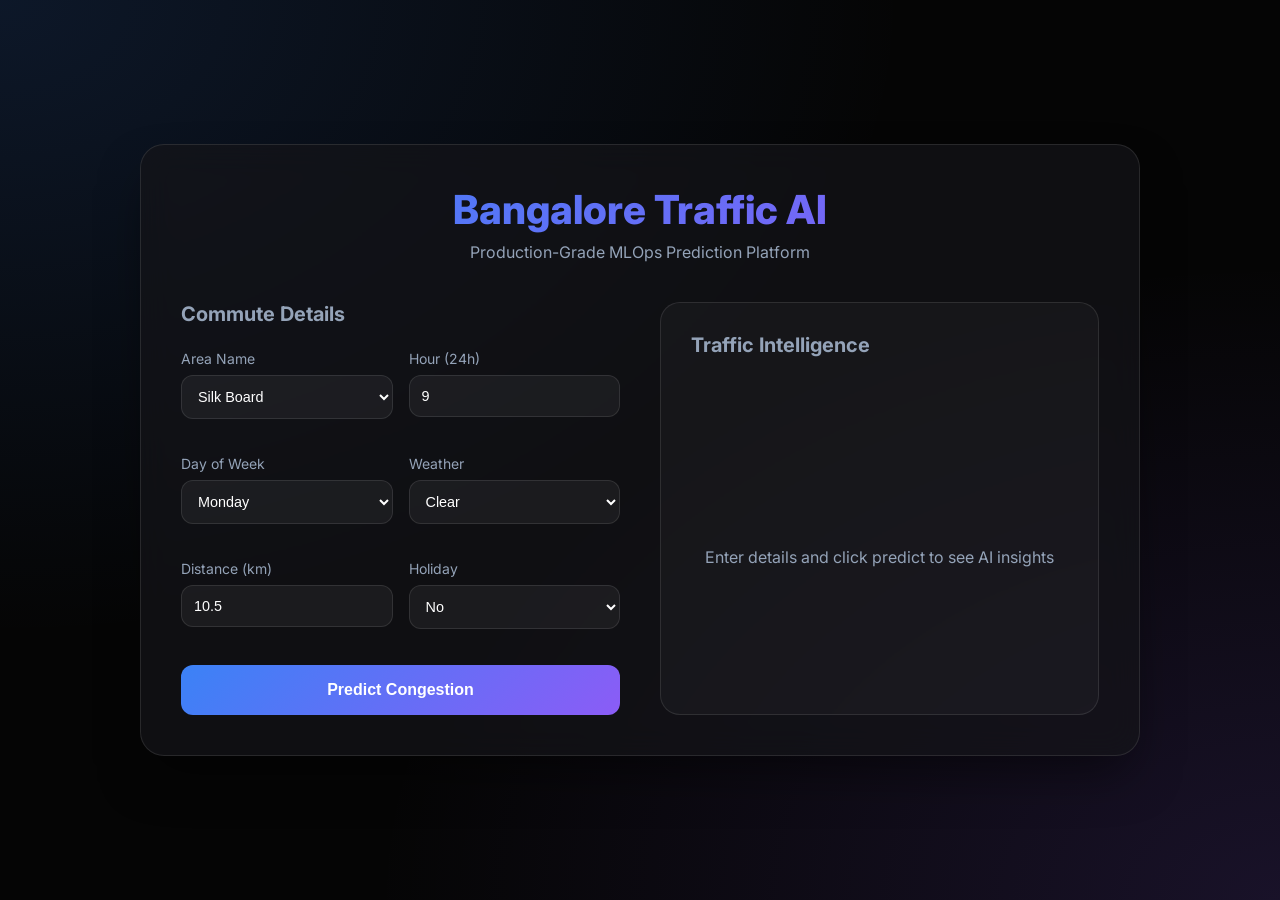
<file: templates/index.html>
<!DOCTYPE html>
<html lang="en">
<head>
    <meta charset="UTF-8">
    <meta name="viewport" content="width=device-width, initial-scale=1.0">
    <title>BLR Traffic AI | MLOps Prediction Platform</title>
    <link rel="stylesheet" href="/static/style.css">
    <link href="https://fonts.googleapis.com/css2?family=Inter:wght@400;600;700;800&display=swap" rel="stylesheet">
</head>
<body>
    <div class="dashboard">
        <header>
            <h1>Bangalore Traffic AI</h1>
            <p>Production-Grade MLOps Prediction Platform</p>
        </header>
        
        <div class="main-content">
            <div class="form-section">
                <h2>Commute Details</h2>
                <form id="prediction-form">
                    <div class="input-grid">
                        <div class="input-group">
                            <label>Area Name</label>
                            <select name="area_name" required>
                                <option value="Silk Board">Silk Board</option>
                                <option value="Whitefield">Whitefield</option>
                                <option value="Electronic City">Electronic City</option>
                                <option value="Koramangala">Koramangala</option>
                                <option value="Hebbal">Hebbal</option>
                                <option value="Outer Ring Road">Outer Ring Road</option>
                            </select>
                        </div>
                        <div class="input-group">
                            <label>Hour (24h)</label>
                            <input type="number" name="hour" min="0" max="23" value="9" required>
                        </div>
                        <div class="input-group">
                            <label>Day of Week</label>
                            <select name="day_of_week" required>
                                <option value="Monday">Monday</option>
                                <option value="Tuesday">Tuesday</option>
                                <option value="Wednesday">Wednesday</option>
                                <option value="Thursday">Thursday</option>
                                <option value="Friday">Friday</option>
                                <option value="Saturday">Saturday</option>
                                <option value="Sunday">Sunday</option>
                            </select>
                        </div>
                        <div class="input-group">
                            <label>Weather</label>
                            <select name="weather" required>
                                <option value="Clear">Clear</option>
                                <option value="Rainy">Rainy</option>
                                <option value="Thunderstorm">Thunderstorm</option>
                                <option value="Fog">Fog</option>
                            </select>
                        </div>
                        <div class="input-group">
                            <label>Distance (km)</label>
                            <input type="number" name="route_distance" step="0.1" value="10.5" required>
                        </div>
                        <div class="input-group">
                            <label>Holiday</label>
                            <select name="holiday" required>
                                <option value="0">No</option>
                                <option value="1">Yes</option>
                            </select>
                        </div>
                        
                        <!-- Hidden defaults for simplified demo -->
                        <input type="hidden" name="rainfall" value="0.0">
                        <input type="hidden" name="road_type" value="Main Road">
                        <input type="hidden" name="event_nearby" value="0">
                        <input type="hidden" name="accident_reported" value="0">
                        <input type="hidden" name="traffic_volume" value="1200">

                        <button type="submit" class="btn-predict">
                            <span id="btn-text">Predict Congestion</span>
                            <div id="loader" class="loader"></div>
                        </button>
                    </div>
                </form>
            </div>
            
            <div class="result-section">
                <h2>Traffic Intelligence</h2>
                <div id="result-placeholder" class="result-placeholder">
                    <p>Enter details and click predict to see AI insights</p>
                </div>
                
                <div id="result-display" class="result-display">
                    <div class="metric-card">
                        <h4>Predicted Congestion</h4>
                        <p id="res-level">—</p>
                        <span id="res-badge" class="badge"></span>
                    </div>
                    
                    <div class="metric-card" style="border-left-color: var(--accent-purple);">
                        <h4>Estimated Travel Time</h4>
                        <p id="res-time">—</p>
                    </div>
                    
                    <div class="metric-card" style="border-left-color: #10b981;">
                        <h4>AI Recommendation</h4>
                        <p id="res-suggestion" style="font-size: 1rem; color: #10b981;">—</p>
                    </div>

                    <div style="margin-top: 20px; font-size: 0.75rem; color: var(--text-secondary); text-align: center;">
                        Model Confidence: <span id="res-conf">0%</span> | Latency: <span id="res-lat">0ms</span>
                    </div>
                </div>
            </div>
        </div>
    </div>
    <script src="/static/script.js"></script>
</body>
</html>
</file>
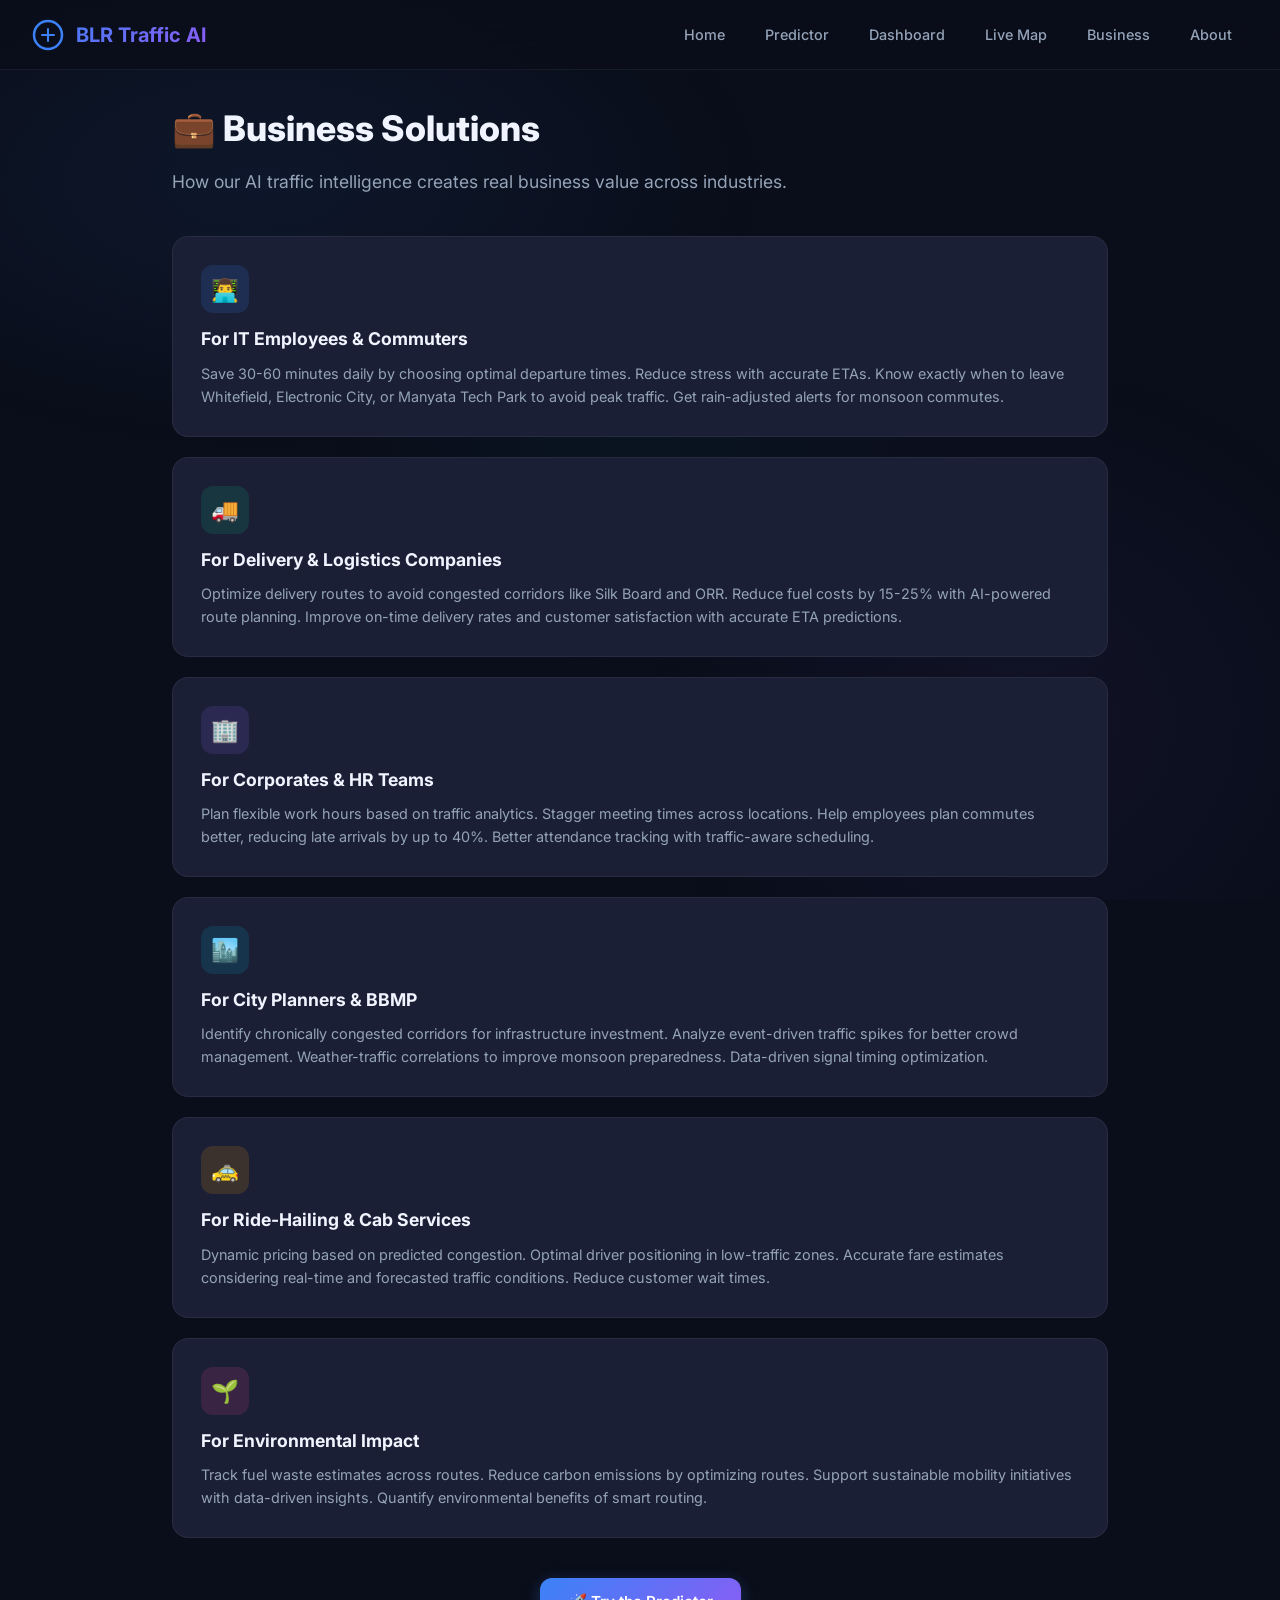
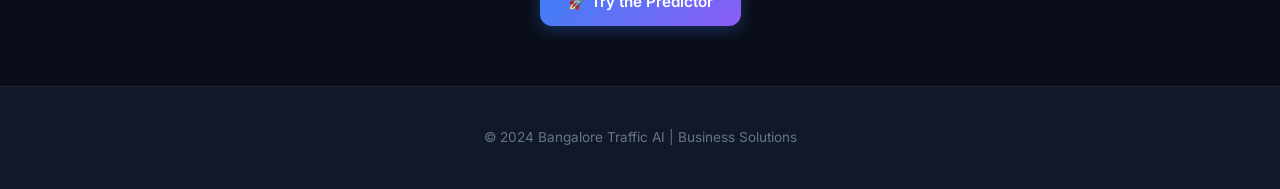
<file: templates/business.html>
<!DOCTYPE html>
<html lang="en">
<head>
    <meta charset="UTF-8">
    <meta name="viewport" content="width=device-width, initial-scale=1.0">
    <title>Business Solutions - Bangalore Traffic AI</title>
    <meta name="description" content="How Bangalore Traffic AI helps businesses optimize logistics, employee commutes, and city planning.">
    <link rel="stylesheet" href="/static/css/style.css">
</head>
<body>
<div class="bg-mesh"></div>

<nav class="navbar">
    <a href="/" class="nav-brand">
        <svg viewBox="0 0 32 32" fill="none"><circle cx="16" cy="16" r="14" stroke="url(#g1)" stroke-width="2.5"/><path d="M10 16h12M16 10v12" stroke="url(#g1)" stroke-width="2" stroke-linecap="round"/><defs><linearGradient id="g1" x1="0" y1="0" x2="32" y2="32"><stop stop-color="#3b82f6"/><stop offset="1" stop-color="#8b5cf6"/></linearGradient></defs></svg>
        BLR Traffic AI
    </a>
    <button class="nav-toggle" aria-label="Toggle menu">☰</button>
    <ul class="nav-links">
        <li><a href="/">Home</a></li>
        <li><a href="/predictor">Predictor</a></li>
        <li><a href="/dashboard">Dashboard</a></li>
        <li><a href="/map">Live Map</a></li>
        <li><a href="/business">Business</a></li>
        <li><a href="/about">About</a></li>
    </ul>
</nav>

<div class="page-container section">
    <h1>💼 Business <span class="gradient">Solutions</span></h1>
    <p class="subtitle">How our AI traffic intelligence creates real business value across industries.</p>

    <div class="use-case">
        <div class="card-icon blue" style="margin-bottom:12px;">👨‍💻</div>
        <h3>For IT Employees & Commuters</h3>
        <p>Save 30-60 minutes daily by choosing optimal departure times. Reduce stress with accurate ETAs. Know exactly when to leave Whitefield, Electronic City, or Manyata Tech Park to avoid peak traffic. Get rain-adjusted alerts for monsoon commutes.</p>
    </div>

    <div class="use-case">
        <div class="card-icon green" style="margin-bottom:12px;">🚚</div>
        <h3>For Delivery & Logistics Companies</h3>
        <p>Optimize delivery routes to avoid congested corridors like Silk Board and ORR. Reduce fuel costs by 15-25% with AI-powered route planning. Improve on-time delivery rates and customer satisfaction with accurate ETA predictions.</p>
    </div>

    <div class="use-case">
        <div class="card-icon purple" style="margin-bottom:12px;">🏢</div>
        <h3>For Corporates & HR Teams</h3>
        <p>Plan flexible work hours based on traffic analytics. Stagger meeting times across locations. Help employees plan commutes better, reducing late arrivals by up to 40%. Better attendance tracking with traffic-aware scheduling.</p>
    </div>

    <div class="use-case">
        <div class="card-icon cyan" style="margin-bottom:12px;">🏙️</div>
        <h3>For City Planners & BBMP</h3>
        <p>Identify chronically congested corridors for infrastructure investment. Analyze event-driven traffic spikes for better crowd management. Weather-traffic correlations to improve monsoon preparedness. Data-driven signal timing optimization.</p>
    </div>

    <div class="use-case">
        <div class="card-icon orange" style="margin-bottom:12px;">🚕</div>
        <h3>For Ride-Hailing & Cab Services</h3>
        <p>Dynamic pricing based on predicted congestion. Optimal driver positioning in low-traffic zones. Accurate fare estimates considering real-time and forecasted traffic conditions. Reduce customer wait times.</p>
    </div>

    <div class="use-case">
        <div class="card-icon pink" style="margin-bottom:12px;">🌱</div>
        <h3>For Environmental Impact</h3>
        <p>Track fuel waste estimates across routes. Reduce carbon emissions by optimizing routes. Support sustainable mobility initiatives with data-driven insights. Quantify environmental benefits of smart routing.</p>
    </div>

    <div style="text-align:center;margin-top:40px;">
        <a href="/predictor" class="btn btn-primary">🚀 Try the Predictor</a>
    </div>
</div>

<footer class="footer">
    <p>© 2024 Bangalore Traffic AI | Business Solutions</p>
</footer>

<script src="/static/js/app.js"></script>
</body>
</html>
</file>
<file: static/style.css>
:root {
    --bg-color: #050505;
    --card-bg: rgba(20, 20, 25, 0.7);
    --accent-blue: #3b82f6;
    --accent-purple: #8b5cf6;
    --text-primary: #ffffff;
    --text-secondary: #94a3b8;
    --border-glass: rgba(255, 255, 255, 0.1);
}

* {
    margin: 0;
    padding: 0;
    box-sizing: border-box;
}

body {
    font-family: 'Inter', -apple-system, sans-serif;
    background-color: var(--bg-color);
    background-image: 
        radial-gradient(at 0% 0%, rgba(59, 130, 246, 0.15) 0px, transparent 50%),
        radial-gradient(at 100% 100%, rgba(139, 92, 246, 0.15) 0px, transparent 50%);
    color: var(--text-primary);
    min-height: 100vh;
    display: flex;
    justify-content: center;
    align-items: center;
    padding: 20px;
}

.dashboard {
    width: 100%;
    max-width: 1000px;
    background: var(--card-bg);
    backdrop-filter: blur(16px);
    border: 1px solid var(--border-glass);
    border-radius: 24px;
    padding: 40px;
    box-shadow: 0 25px 50px -12px rgba(0, 0, 0, 0.5);
}

header {
    margin-bottom: 40px;
    text-align: center;
}

header h1 {
    font-size: 2.5rem;
    font-weight: 800;
    background: linear-gradient(135deg, var(--accent-blue), var(--accent-purple));
    -webkit-background-clip: text;
    -webkit-text-fill-color: transparent;
    margin-bottom: 8px;
}

header p {
    color: var(--text-secondary);
}

.main-content {
    display: grid;
    grid-template-columns: 1fr 1fr;
    gap: 40px;
}

@media (max-width: 768px) {
    .main-content {
        grid-template-columns: 1fr;
    }
}

.form-section h2, .result-section h2 {
    font-size: 1.25rem;
    margin-bottom: 24px;
    color: var(--text-secondary);
}

.input-grid {
    display: grid;
    grid-template-columns: 1fr 1fr;
    gap: 16px;
}

.input-group {
    margin-bottom: 20px;
}

.input-group label {
    display: block;
    font-size: 0.875rem;
    color: var(--text-secondary);
    margin-bottom: 8px;
}

.input-group select, .input-group input {
    width: 100%;
    background: rgba(255, 255, 255, 0.05);
    border: 1px solid var(--border-glass);
    border-radius: 12px;
    padding: 12px;
    color: white;
    font-size: 0.9rem;
    transition: all 0.3s ease;
}

.input-group select:focus, .input-group input:focus {
    outline: none;
    border-color: var(--accent-blue);
    background: rgba(255, 255, 255, 0.1);
}

.btn-predict {
    grid-column: span 2;
    background: linear-gradient(135deg, var(--accent-blue), var(--accent-purple));
    color: white;
    border: none;
    border-radius: 12px;
    padding: 16px;
    font-size: 1rem;
    font-weight: 700;
    cursor: pointer;
    transition: transform 0.2s ease, opacity 0.2s ease;
}

.btn-predict:hover {
    opacity: 0.9;
    transform: translateY(-2px);
}

.result-section {
    background: rgba(255, 255, 255, 0.03);
    border-radius: 20px;
    padding: 30px;
    border: 1px solid var(--border-glass);
}

.result-placeholder {
    height: 100%;
    display: flex;
    flex-direction: column;
    justify-content: center;
    align-items: center;
    color: var(--text-secondary);
    text-align: center;
}

.result-display {
    display: none;
}

.metric-card {
    background: rgba(255, 255, 255, 0.05);
    border-radius: 16px;
    padding: 20px;
    margin-bottom: 16px;
    border-left: 4px solid var(--accent-blue);
}

.metric-card h4 {
    font-size: 0.875rem;
    color: var(--text-secondary);
    margin-bottom: 4px;
}

.metric-card p {
    font-size: 1.5rem;
    font-weight: 700;
}

.badge {
    display: inline-block;
    padding: 4px 12px;
    border-radius: 20px;
    font-size: 0.75rem;
    font-weight: 600;
    margin-top: 8px;
}

.badge-severe { background: rgba(239, 68, 68, 0.2); color: #ef4444; border: 1px solid #ef4444; }
.badge-high { background: rgba(249, 115, 22, 0.2); color: #f97316; border: 1px solid #f97316; }
.badge-medium { background: rgba(234, 179, 8, 0.2); color: #eab308; border: 1px solid #eab308; }
.badge-low { background: rgba(34, 197, 94, 0.2); color: #22c55e; border: 1px solid #22c55e; }

.loader {
    width: 24px;
    height: 24px;
    border: 3px solid rgba(255, 255, 255, 0.3);
    border-radius: 50%;
    border-top-color: white;
    animation: spin 1s ease-in-out infinite;
    display: none;
    margin: 0 auto;
}

@keyframes spin {
    to { transform: rotate(360deg); }
}
</file>
<file: static/css/style.css>
/* ============================================
   BANGALORE TRAFFIC AI - Premium Design System
   ============================================ */
@import url('https://fonts.googleapis.com/css2?family=Inter:wght@300;400;500;600;700;800;900&family=JetBrains+Mono:wght@400;500&display=swap');

:root {
    --bg-primary: #0a0e1a;
    --bg-secondary: #111827;
    --bg-card: #1a1f35;
    --bg-card-hover: #222845;
    --bg-glass: rgba(26, 31, 53, 0.85);
    --text-primary: #f0f4ff;
    --text-secondary: #94a3b8;
    --text-muted: #64748b;
    --accent-blue: #3b82f6;
    --accent-cyan: #06b6d4;
    --accent-purple: #8b5cf6;
    --accent-pink: #ec4899;
    --accent-green: #10b981;
    --accent-orange: #f59e0b;
    --accent-red: #ef4444;
    --gradient-1: linear-gradient(135deg, #3b82f6, #8b5cf6);
    --gradient-2: linear-gradient(135deg, #06b6d4, #3b82f6);
    --gradient-3: linear-gradient(135deg, #8b5cf6, #ec4899);
    --gradient-4: linear-gradient(135deg, #10b981, #06b6d4);
    --border-color: rgba(255,255,255,0.06);
    --shadow-sm: 0 2px 8px rgba(0,0,0,0.3);
    --shadow-md: 0 4px 20px rgba(0,0,0,0.4);
    --shadow-lg: 0 8px 40px rgba(0,0,0,0.5);
    --shadow-glow: 0 0 30px rgba(59,130,246,0.15);
    --radius-sm: 8px;
    --radius-md: 12px;
    --radius-lg: 16px;
    --radius-xl: 24px;
    --transition: all 0.3s cubic-bezier(0.4, 0, 0.2, 1);
}
*, *::before, *::after { box-sizing: border-box; margin: 0; padding: 0; }
html { scroll-behavior: smooth; }
body {
    font-family: 'Inter', -apple-system, sans-serif;
    background: var(--bg-primary);
    color: var(--text-primary);
    line-height: 1.6;
    overflow-x: hidden;
}
.bg-mesh {
    position: fixed; inset: 0; z-index: -1;
    background:
        radial-gradient(ellipse 80% 60% at 20% 20%, rgba(59,130,246,0.08) 0%, transparent 50%),
        radial-gradient(ellipse 60% 80% at 80% 80%, rgba(139,92,246,0.06) 0%, transparent 50%),
        radial-gradient(ellipse 50% 50% at 50% 50%, rgba(6,182,212,0.04) 0%, transparent 50%);
}
/* NAVBAR */
.navbar {
    position: fixed; top: 0; left: 0; right: 0; z-index: 1000;
    background: rgba(10, 14, 26, 0.9);
    backdrop-filter: blur(20px);
    border-bottom: 1px solid var(--border-color);
    padding: 0 2rem; height: 70px;
    display: flex; align-items: center; justify-content: space-between;
}
.nav-brand {
    display: flex; align-items: center; gap: 12px;
    font-size: 1.25rem; font-weight: 700;
    background: var(--gradient-1); -webkit-background-clip: text; -webkit-text-fill-color: transparent;
    text-decoration: none;
}
.nav-brand svg { width: 32px; height: 32px; }
.nav-links { display: flex; gap: 8px; list-style: none; }
.nav-links a {
    color: var(--text-secondary); text-decoration: none;
    padding: 8px 16px; border-radius: var(--radius-sm);
    font-size: 0.9rem; font-weight: 500; transition: var(--transition);
}
.nav-links a:hover, .nav-links a.active {
    color: var(--text-primary); background: rgba(59,130,246,0.1);
}
.nav-toggle { display: none; background: none; border: none; color: var(--text-primary); font-size: 1.5rem; cursor: pointer; }
/* HERO */
.hero {
    min-height: 100vh; display: flex; align-items: center; justify-content: center;
    padding: 100px 2rem 60px; text-align: center; position: relative;
}
.hero-content { max-width: 800px; }
.hero-badge {
    display: inline-flex; align-items: center; gap: 8px;
    background: rgba(59,130,246,0.1); border: 1px solid rgba(59,130,246,0.2);
    padding: 6px 16px; border-radius: 50px; font-size: 0.85rem;
    color: var(--accent-blue); margin-bottom: 24px;
}
.hero-badge .dot { width: 8px; height: 8px; border-radius: 50%; background: var(--accent-green); animation: pulse 2s infinite; }
@keyframes pulse { 0%, 100% { opacity: 1; } 50% { opacity: 0.4; } }
.hero h1 {
    font-size: clamp(2.5rem, 5vw, 4rem); font-weight: 800;
    line-height: 1.1; margin-bottom: 20px;
}
.hero h1 .gradient {
    background: var(--gradient-1); -webkit-background-clip: text; -webkit-text-fill-color: transparent;
}
.hero p { font-size: 1.15rem; color: var(--text-secondary); max-width: 600px; margin: 0 auto 36px; }
/* BUTTONS */
.btn {
    display: inline-flex; align-items: center; gap: 8px;
    padding: 12px 28px; border-radius: var(--radius-md);
    font-size: 0.95rem; font-weight: 600; text-decoration: none;
    transition: var(--transition); cursor: pointer; border: none;
}
.btn-primary {
    background: var(--gradient-1); color: white;
    box-shadow: 0 4px 15px rgba(59,130,246,0.3);
}
.btn-primary:hover { transform: translateY(-2px); box-shadow: 0 6px 25px rgba(59,130,246,0.4); }
.btn-outline {
    background: transparent; color: var(--text-primary);
    border: 1px solid var(--border-color);
}
.btn-outline:hover { border-color: var(--accent-blue); background: rgba(59,130,246,0.05); }
.btn-group { display: flex; gap: 12px; justify-content: center; flex-wrap: wrap; }
/* CARDS */
.card {
    background: var(--bg-card); border: 1px solid var(--border-color);
    border-radius: var(--radius-lg); padding: 28px;
    transition: var(--transition);
}
.card:hover { border-color: rgba(59,130,246,0.2); box-shadow: var(--shadow-glow); transform: translateY(-4px); }
.card-icon {
    width: 48px; height: 48px; border-radius: var(--radius-md);
    display: flex; align-items: center; justify-content: center;
    font-size: 1.4rem; margin-bottom: 16px;
}
.card-icon.blue { background: rgba(59,130,246,0.15); color: var(--accent-blue); }
.card-icon.cyan { background: rgba(6,182,212,0.15); color: var(--accent-cyan); }
.card-icon.purple { background: rgba(139,92,246,0.15); color: var(--accent-purple); }
.card-icon.green { background: rgba(16,185,129,0.15); color: var(--accent-green); }
.card-icon.orange { background: rgba(245,158,11,0.15); color: var(--accent-orange); }
.card-icon.pink { background: rgba(236,72,153,0.15); color: var(--accent-pink); }
.card h3 { font-size: 1.1rem; font-weight: 600; margin-bottom: 8px; }
.card p { color: var(--text-secondary); font-size: 0.9rem; }
/* SECTIONS */
.section { padding: 80px 2rem; }
.section-header { text-align: center; margin-bottom: 48px; }
.section-header h2 { font-size: 2rem; font-weight: 700; margin-bottom: 12px; }
.section-header p { color: var(--text-secondary); max-width: 600px; margin: 0 auto; }
.grid-3 { display: grid; grid-template-columns: repeat(auto-fit, minmax(300px, 1fr)); gap: 24px; max-width: 1200px; margin: 0 auto; }
.grid-4 { display: grid; grid-template-columns: repeat(auto-fit, minmax(240px, 1fr)); gap: 20px; max-width: 1200px; margin: 0 auto; }
/* STATS */
.stats-bar {
    display: grid; grid-template-columns: repeat(auto-fit, minmax(200px, 1fr));
    gap: 20px; max-width: 1200px; margin: 0 auto; padding: 40px 2rem;
}
.stat-card {
    background: var(--bg-card); border: 1px solid var(--border-color);
    border-radius: var(--radius-lg); padding: 24px; text-align: center;
}
.stat-value {
    font-size: 2.2rem; font-weight: 800;
    background: var(--gradient-1); -webkit-background-clip: text; -webkit-text-fill-color: transparent;
}
.stat-label { color: var(--text-secondary); font-size: 0.85rem; margin-top: 4px; }
/* PREDICTOR PAGE */
.predictor-container { max-width: 1200px; margin: 0 auto; padding-top: 90px; }
.predict-form {
    background: var(--bg-card); border: 1px solid var(--border-color);
    border-radius: var(--radius-lg); padding: 32px;
}
.form-grid { display: grid; grid-template-columns: repeat(auto-fit, minmax(220px, 1fr)); gap: 20px; }
.form-group { display: flex; flex-direction: column; gap: 6px; }
.form-group label { font-size: 0.85rem; font-weight: 500; color: var(--text-secondary); }
.form-group select, .form-group input {
    background: var(--bg-secondary); border: 1px solid var(--border-color);
    border-radius: var(--radius-sm); padding: 10px 14px;
    color: var(--text-primary); font-size: 0.9rem; font-family: 'Inter', sans-serif;
    transition: var(--transition); outline: none;
}
.form-group select:focus, .form-group input:focus { border-color: var(--accent-blue); box-shadow: 0 0 0 3px rgba(59,130,246,0.1); }
.form-group select option { background: var(--bg-secondary); }
.predict-btn {
    width: 100%; margin-top: 24px; padding: 14px;
    font-size: 1rem; justify-content: center;
}
/* RESULTS */
.results-panel { margin-top: 32px; display: none; }
.results-panel.active { display: block; animation: fadeIn 0.5s ease; }
@keyframes fadeIn { from { opacity: 0; transform: translateY(10px); } to { opacity: 1; transform: translateY(0); } }
.result-header {
    display: flex; align-items: center; gap: 16px;
    margin-bottom: 24px; padding-bottom: 16px; border-bottom: 1px solid var(--border-color);
}
.congestion-badge {
    display: inline-flex; align-items: center; gap: 8px;
    padding: 8px 20px; border-radius: 50px; font-weight: 700; font-size: 1rem;
}
.congestion-badge.low { background: rgba(16,185,129,0.15); color: var(--accent-green); border: 1px solid rgba(16,185,129,0.3); }
.congestion-badge.medium { background: rgba(245,158,11,0.15); color: var(--accent-orange); border: 1px solid rgba(245,158,11,0.3); }
.congestion-badge.high { background: rgba(239,68,68,0.15); color: var(--accent-red); border: 1px solid rgba(239,68,68,0.3); }
.congestion-badge.severe { background: rgba(236,72,153,0.15); color: var(--accent-pink); border: 1px solid rgba(236,72,153,0.3); }
.result-grid { display: grid; grid-template-columns: repeat(auto-fit, minmax(280px, 1fr)); gap: 20px; }
.result-card {
    background: var(--bg-secondary); border: 1px solid var(--border-color);
    border-radius: var(--radius-md); padding: 24px;
}
.result-card h4 { font-size: 0.85rem; color: var(--text-muted); text-transform: uppercase; letter-spacing: 0.5px; margin-bottom: 12px; }
.result-value { font-size: 1.8rem; font-weight: 700; }
.result-sub { font-size: 0.85rem; color: var(--text-secondary); margin-top: 4px; }
/* ROUTE CARDS */
.route-card {
    background: var(--bg-secondary); border: 1px solid var(--border-color);
    border-radius: var(--radius-md); padding: 20px; display: flex;
    align-items: center; justify-content: space-between; margin-bottom: 12px;
    transition: var(--transition);
}
.route-card.recommended { border-color: rgba(16,185,129,0.4); background: rgba(16,185,129,0.05); }
.route-card:hover { border-color: rgba(59,130,246,0.3); }
.route-info h4 { font-size: 1rem; font-weight: 600; }
.route-meta { display: flex; gap: 16px; margin-top: 6px; }
.route-meta span { font-size: 0.8rem; color: var(--text-secondary); }
.route-badge { padding: 4px 12px; border-radius: 50px; font-size: 0.75rem; font-weight: 600; }
/* MAP */
.map-container {
    max-width: 1400px; margin: 0 auto; padding-top: 90px;
}
#traffic-map { height: 70vh; border-radius: var(--radius-lg); border: 1px solid var(--border-color); }
.map-controls {
    display: flex; gap: 12px; margin-bottom: 16px; flex-wrap: wrap;
}
/* DASHBOARD */
.dashboard-container { max-width: 1400px; margin: 0 auto; padding-top: 90px; }
.dashboard-stats { display: grid; grid-template-columns: repeat(auto-fit, minmax(200px, 1fr)); gap: 16px; margin-bottom: 32px; }
.dash-stat {
    background: var(--bg-card); border: 1px solid var(--border-color);
    border-radius: var(--radius-md); padding: 20px;
}
.dash-stat .value { font-size: 1.6rem; font-weight: 700; }
.dash-stat .label { font-size: 0.8rem; color: var(--text-secondary); }
.charts-grid { display: grid; grid-template-columns: repeat(auto-fit, minmax(500px, 1fr)); gap: 24px; }
.chart-card {
    background: var(--bg-card); border: 1px solid var(--border-color);
    border-radius: var(--radius-lg); padding: 24px;
}
.chart-card h3 { font-size: 1rem; font-weight: 600; margin-bottom: 16px; color: var(--text-primary); }
.chart-card canvas { width: 100% !important; max-height: 300px; }
/* BUSINESS / ABOUT */
.page-container { max-width: 1000px; margin: 0 auto; padding-top: 100px; padding-bottom: 60px; }
.page-container h1 { font-size: 2.2rem; font-weight: 800; margin-bottom: 12px; }
.page-container .subtitle { color: var(--text-secondary); font-size: 1.1rem; margin-bottom: 40px; }
.use-case {
    background: var(--bg-card); border: 1px solid var(--border-color);
    border-radius: var(--radius-lg); padding: 28px; margin-bottom: 20px;
    transition: var(--transition);
}
.use-case:hover { border-color: rgba(59,130,246,0.2); }
.use-case h3 { font-size: 1.1rem; margin-bottom: 8px; }
.use-case p { color: var(--text-secondary); font-size: 0.9rem; }
.tech-stack { display: flex; flex-wrap: wrap; gap: 10px; margin-top: 20px; }
.tech-tag {
    background: rgba(59,130,246,0.1); border: 1px solid rgba(59,130,246,0.2);
    padding: 6px 14px; border-radius: 50px; font-size: 0.8rem; color: var(--accent-blue);
}
/* LOADING */
.loader-overlay {
    display: none; position: fixed; inset: 0; z-index: 9999;
    background: rgba(10,14,26,0.8); backdrop-filter: blur(4px);
    align-items: center; justify-content: center;
}
.loader-overlay.active { display: flex; }
.spinner {
    width: 48px; height: 48px; border: 3px solid var(--border-color);
    border-top-color: var(--accent-blue); border-radius: 50%;
    animation: spin 0.8s linear infinite;
}
@keyframes spin { to { transform: rotate(360deg); } }
/* FOOTER */
.footer {
    background: var(--bg-secondary); border-top: 1px solid var(--border-color);
    padding: 40px 2rem; text-align: center;
    color: var(--text-muted); font-size: 0.85rem;
}
.footer a { color: var(--accent-blue); text-decoration: none; }
/* SCROLLBAR */
::-webkit-scrollbar { width: 8px; }
::-webkit-scrollbar-track { background: var(--bg-primary); }
::-webkit-scrollbar-thumb { background: var(--bg-card); border-radius: 4px; }
::-webkit-scrollbar-thumb:hover { background: var(--bg-card-hover); }
/* MINI MAP IN RESULTS */
#result-map { height: 300px; border-radius: var(--radius-md); margin-top: 20px; border: 1px solid var(--border-color); }
/* RESPONSIVE */
@media (max-width: 768px) {
    .nav-links { display: none; flex-direction: column; position: absolute; top: 70px; left: 0; right: 0;
        background: var(--bg-primary); border-bottom: 1px solid var(--border-color); padding: 16px; }
    .nav-links.open { display: flex; }
    .nav-toggle { display: block; }
    .hero h1 { font-size: 2rem; }
    .charts-grid { grid-template-columns: 1fr; }
    .form-grid { grid-template-columns: 1fr; }
}
/* FORECAST TABLE */
.forecast-table { width: 100%; border-collapse: collapse; margin-top: 12px; }
.forecast-table th, .forecast-table td {
    padding: 10px 16px; text-align: left;
    border-bottom: 1px solid var(--border-color); font-size: 0.9rem;
}
.forecast-table th { color: var(--text-muted); font-weight: 500; font-size: 0.8rem; text-transform: uppercase; }
/* CHECKBOXES */
.check-group { display: flex; gap: 20px; flex-wrap: wrap; align-items: center; }
.check-group label { display: flex; align-items: center; gap: 6px; font-size: 0.9rem; color: var(--text-secondary); cursor: pointer; }
.check-group input[type="checkbox"] { accent-color: var(--accent-blue); width: 16px; height: 16px; }
.live-badge {
    background: rgba(239, 68, 68, 0.15);
    color: var(--accent-red);
    border: 1px solid rgba(239, 68, 68, 0.3);
    padding: 4px 12px;
    border-radius: 50px;
    font-size: 0.75rem;
    font-weight: 800;
    letter-spacing: 1px;
    display: inline-flex;
    align-items: center;
    gap: 6px;
}
.live-badge::before {
    content: "";
    width: 8px;
    height: 8px;
    background: var(--accent-red);
    border-radius: 50%;
    animation: pulse 2s infinite;
}
@keyframes pulse {
    0% { transform: scale(0.95); box-shadow: 0 0 0 0 rgba(239, 68, 68, 0.7); }
    70% { transform: scale(1); box-shadow: 0 0 0 6px rgba(239, 68, 68, 0); }
    100% { transform: scale(0.95); box-shadow: 0 0 0 0 rgba(239, 68, 68, 0); }
}
</file>
